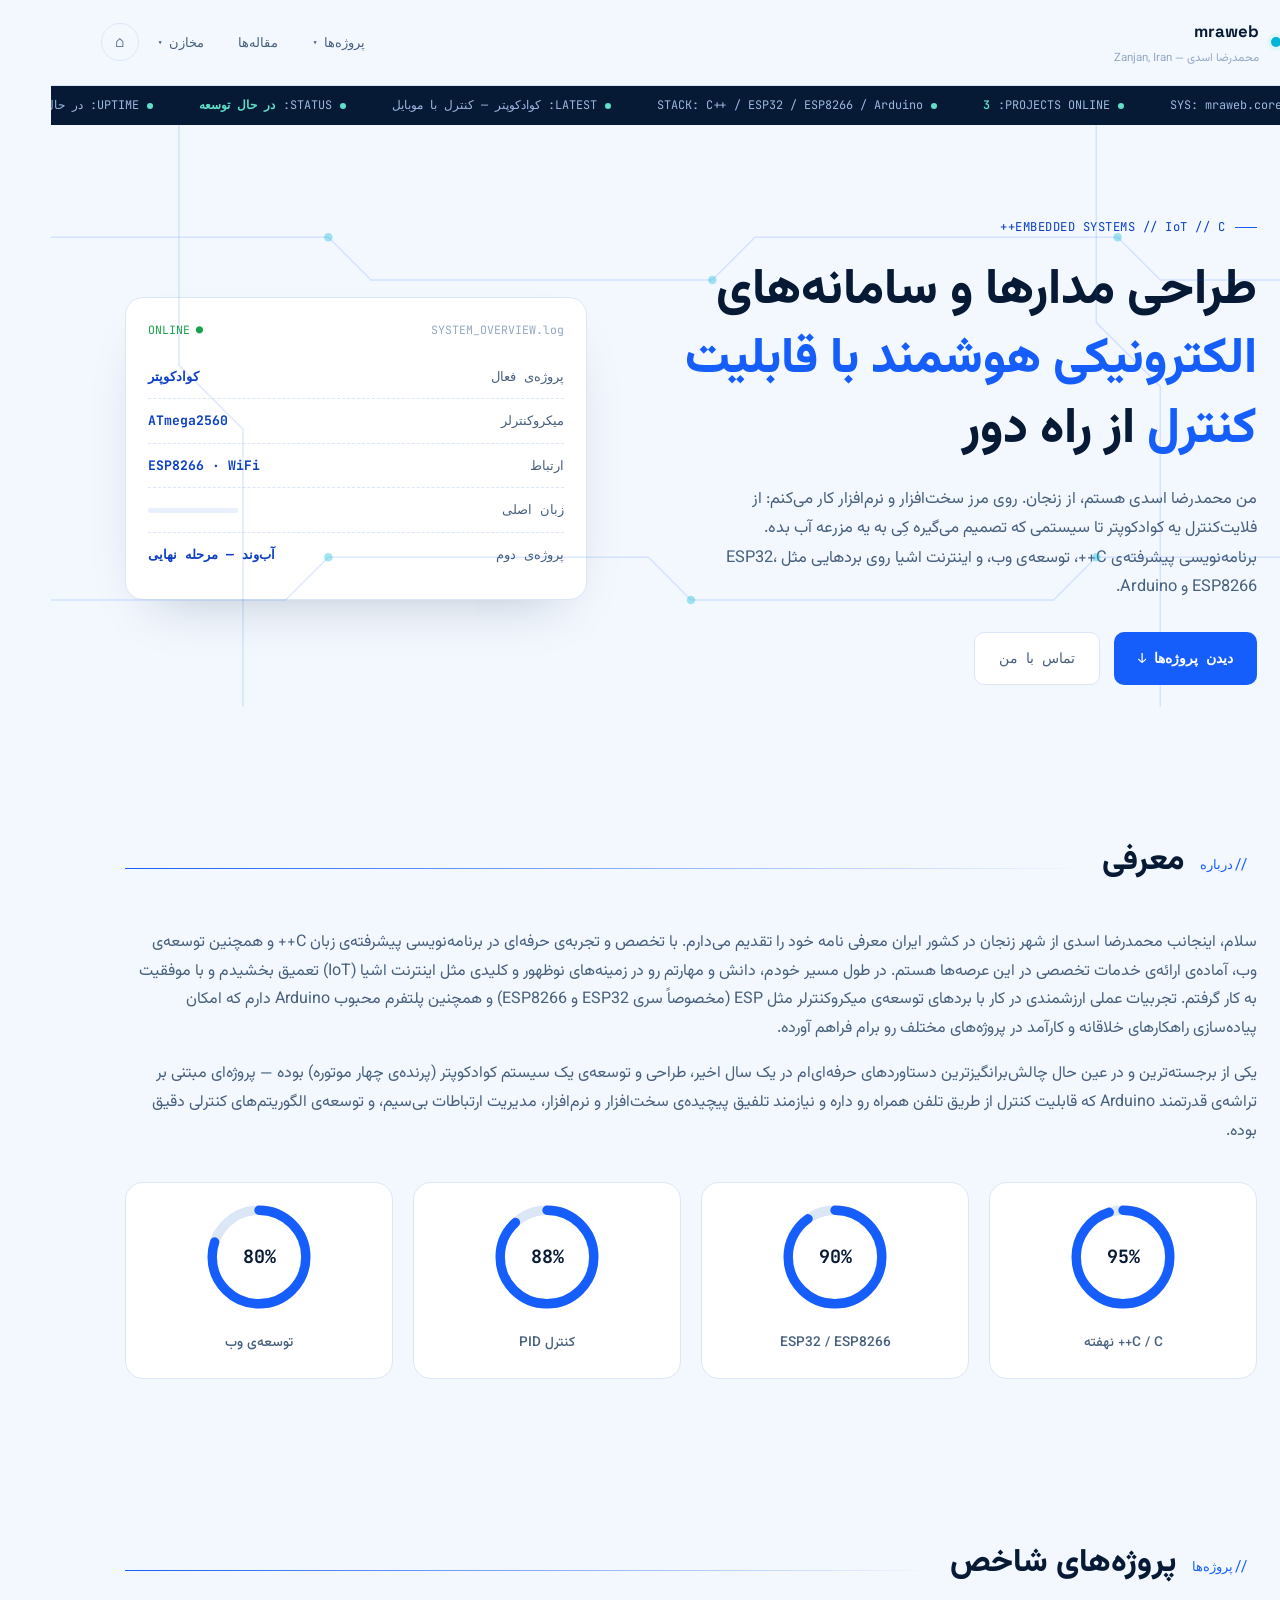
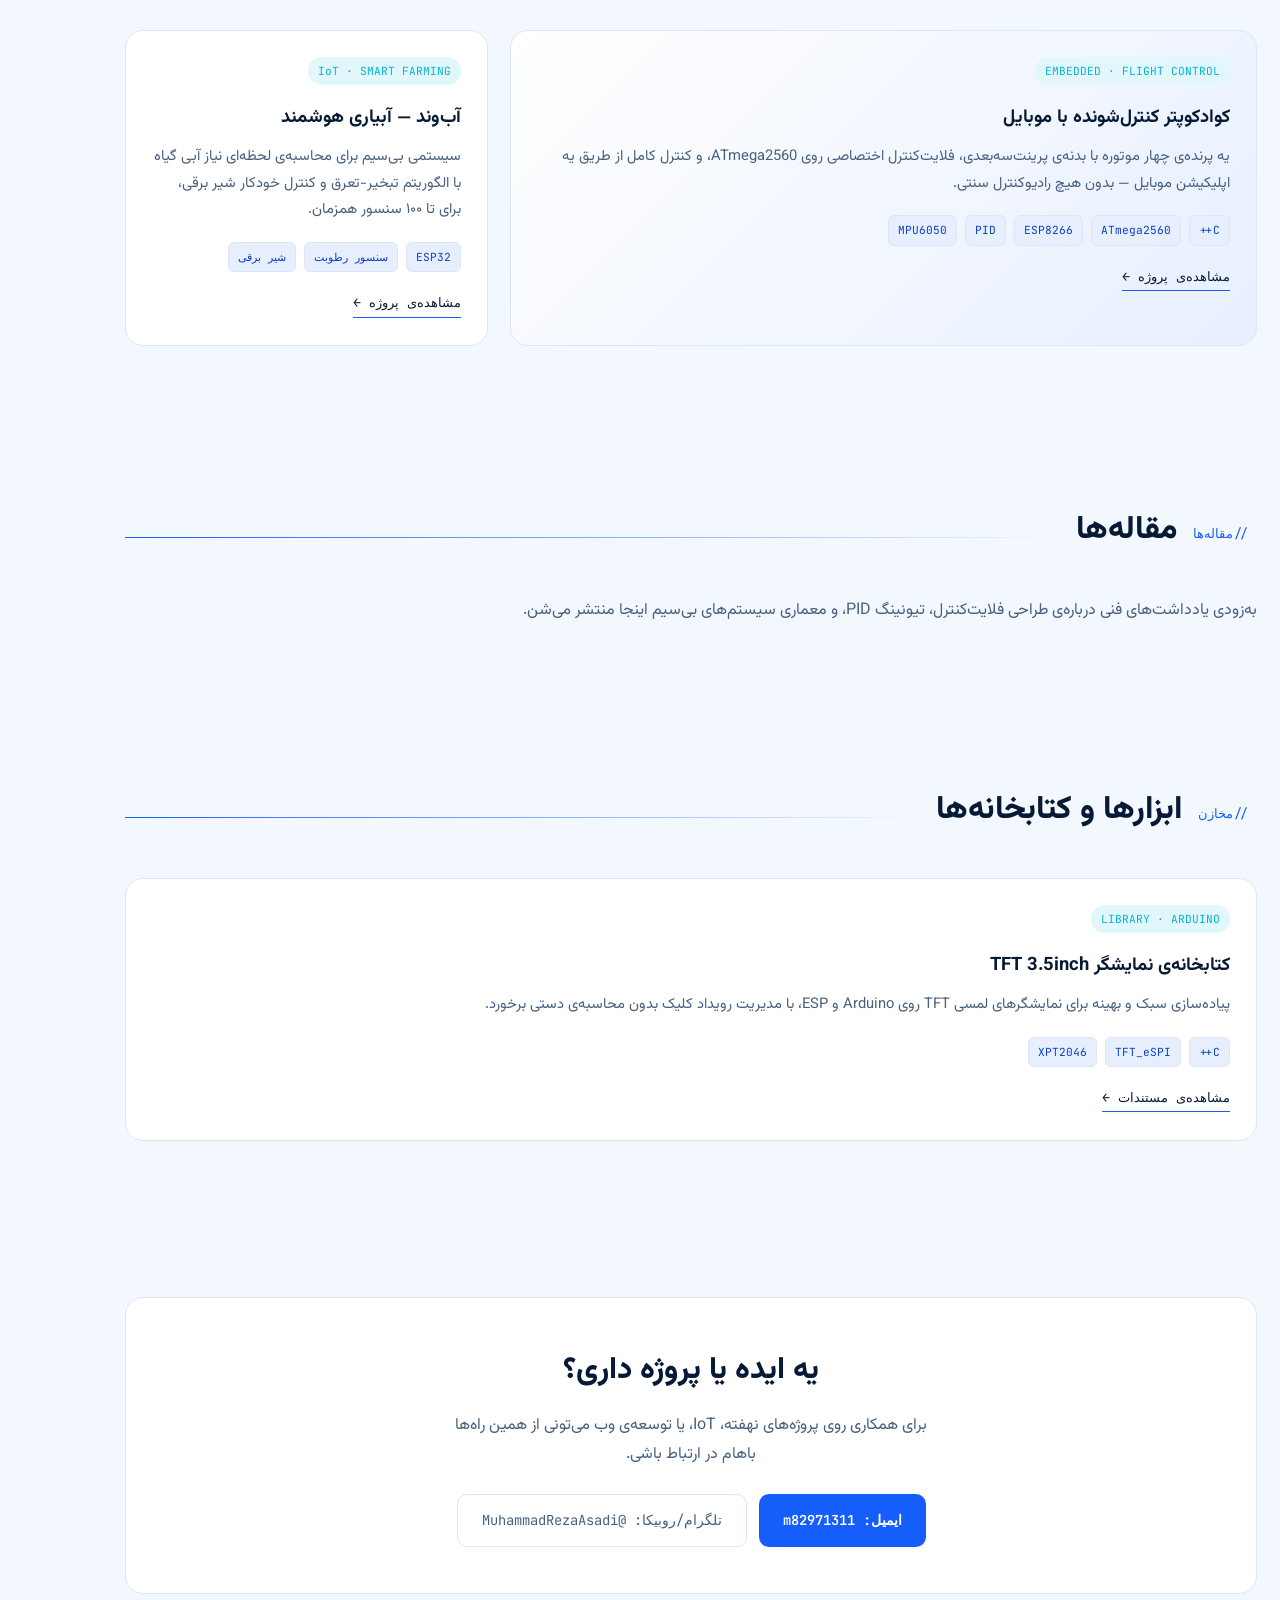
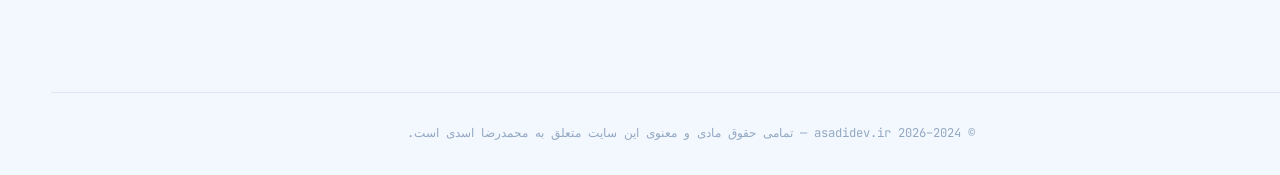
<file: index.html>
<!DOCTYPE html>
<html lang="fa" dir="rtl">
<head>
<meta charset="UTF-8">
<meta name="viewport" content="width=device-width, initial-scale=1.0">
<title>محمدرضا اسدی — سیستم‌های نهفته و اینترنت اشیا</title>
<link rel="stylesheet" href="style.css">
<script src="app.js" defer></script>
</head>
<body>

<header>
  <div class="container topbar">
    <div class="brand"><span class="blip"></span>
      <div>mraweb<small>محمدرضا اسدی — Zanjan, Iran</small></div>
    </div>
    <nav class="mainnav" id="mainNav">
      <div class="navitem">
        <span>پروژه‌ها <span class="chev">▾</span></span>
        <div class="dropdown">
          <a href="pages/quadcopter.html">کوادکوپتر<span>پرنده‌ی چهار موتوره کنترل‌شونده با موبایل</span></a>
          <a href="pages/abvand.html">آب‌وند<span>سیستم هوشمند آبیاری مزرعه</span></a>
        </div>
      </div>
      <div class="navitem"><a href="#articles">مقاله‌ها</a></div>
      <div class="navitem">
        <span>مخازن <span class="chev">▾</span></span>
        <div class="dropdown">
          <a href="pages/tft-library.html">کتابخانه‌ی TFT 3.5inch<span>رابط کاربری لمسی برای Arduino/ESP</span></a>
        </div>
      </div>
      <a href="index.html" class="home-btn" aria-label="خانه">⌂</a>
    </nav>
    <button class="menu-btn" id="menuBtn" aria-label="منو"><span></span><span></span><span></span></button>
  </div>
</header>

<div class="telemetry">
  <div class="telemetry-track" id="telemetryTrack" data-items='[
    "SYS: mraweb.core v2.6",
    "PROJECTS ONLINE: <b>3</b>",
    "STACK: C++ / ESP32 / ESP8266 / Arduino",
    "LATEST: کوادکوپتر — کنترل با موبایل",
    "STATUS: <b>در حال توسعه</b>",
    "UPTIME: در حال ساخت چیزهای جدید"
  ]'></div>
</div>

<section class="hero">
  <div class="circuit-field">
    <svg viewBox="0 0 1200 620" preserveAspectRatio="xMidYMid slice">
      <path class="trace" d="M -50 120 L 260 120 L 300 160 L 620 160 L 660 120 L 1000 120 L 1040 160 L 1300 160"/>
      <path class="trace" d="M -50 460 L 220 460 L 260 420 L 560 420 L 600 460 L 940 460 L 980 420 L 1300 420"/>
      <path class="trace" d="M 120 -30 L 120 240 L 180 300 L 180 560"/>
      <path class="trace" d="M 980 -30 L 980 200 L 1040 260 L 1040 560"/>
      <circle class="node" cx="260" cy="120" r="4"/>
      <circle class="node" cx="620" cy="160" r="4"/>
      <circle class="node" cx="1000" cy="120" r="4"/>
      <circle class="node" cx="260" cy="420" r="4"/>
      <circle class="node" cx="600" cy="460" r="4"/>
      <circle class="node" cx="980" cy="420" r="4"/>
      <circle class="pulse" r="4"/>
      <circle class="pulse" r="4"/>
      <circle class="pulse" r="4"/>
      <circle class="pulse" r="4"/>
    </svg>
  </div>
  <div class="container hero-grid">
    <div>
      <div class="eyebrow">EMBEDDED SYSTEMS // IoT // C++</div>
      <h1>طراحی مدارها و سامانه‌های <span class="hl">الکترونیکی هوشمند با قابلیت کنترل</span> از راه دور </h1>
      <p class="lead">من محمدرضا اسدی هستم، از زنجان. روی مرز سخت‌افزار و نرم‌افزار کار می‌کنم: از فلایت‌کنترل یه کوادکوپتر تا سیستمی که تصمیم می‌گیره کِی به یه مزرعه آب بده. برنامه‌نویسی پیشرفته‌ی C++، توسعه‌ی وب، و اینترنت اشیا روی بردهایی مثل ESP32، ESP8266 و Arduino.</p>
      <div class="hero-actions">
        <a href="#projects" class="btn btn-primary">دیدن پروژه‌ها ↓</a>
        <a href="#contact" class="btn btn-ghost">تماس با من</a>
      </div>
    </div>

    <div class="hud">
      <div class="hud-head"><span>SYSTEM_OVERVIEW.log</span><span class="live">ONLINE</span></div>
      <div class="hud-row"><span class="k">پروژه‌ی فعال</span><span class="v">کوادکوپتر</span></div>
      <div class="hud-row"><span class="k">میکروکنترلر</span><span class="v">ATmega2560</span></div>
      <div class="hud-row"><span class="k">ارتباط</span><span class="v">ESP8266 · WiFi</span></div>
      <div class="hud-row"><span class="k">زبان اصلی</span>
        <span class="hud-bar-track"><span class="hud-bar-fill" data-pct="95" style="width:0"></span></span>
      </div>
      <div class="hud-row"><span class="k">پروژه‌ی دوم</span><span class="v">آب‌وند — مرحله نهایی</span></div>
    </div>
  </div>
</section>

<section id="about">
  <div class="container">
    <div class="sec-head">
      <span class="sec-eyebrow">// درباره</span>
      <h2>معرفی</h2>
      <div class="sec-line"></div>
    </div>
    <p class="prose">سلام، اینجانب محمدرضا اسدی از شهر زنجان در کشور ایران معرفی نامه خود را تقدیم می‌دارم. با تخصص و تجربه‌ی حرفه‌ای در برنامه‌نویسی پیشرفته‌ی زبان C++ و همچنین توسعه‌ی وب، آماده‌ی ارائه‌ی خدمات تخصصی در این عرصه‌ها هستم. در طول مسیر خودم، دانش و مهارتم رو در زمینه‌های نوظهور و کلیدی مثل اینترنت اشیا (IoT) تعمیق بخشیدم و با موفقیت به کار گرفتم. تجربیات عملی ارزشمندی در کار با بردهای توسعه‌ی میکروکنترلر مثل ESP (مخصوصاً سری ESP32 و ESP8266) و همچنین پلتفرم محبوب Arduino دارم که امکان پیاده‌سازی راهکارهای خلاقانه و کارآمد در پروژه‌های مختلف رو برام فراهم آورده.</p>
    <p class="prose">یکی از برجسته‌ترین و در عین حال چالش‌برانگیزترین دستاوردهای حرفه‌ای‌ام در یک سال اخیر، طراحی و توسعه‌ی یک سیستم کوادکوپتر (پرنده‌ی چهار موتوره) بوده — پروژه‌ای مبتنی بر تراشه‌ی قدرتمند Arduino که قابلیت کنترل از طریق تلفن همراه رو داره و نیازمند تلفیق پیچیده‌ی سخت‌افزار و نرم‌افزار، مدیریت ارتباطات بی‌سیم، و توسعه‌ی الگوریتم‌های کنترلی دقیق بوده.</p>

    <div class="gauges" style="margin-top:36px;">
      <div class="gauge-card">
        <svg viewBox="0 0 100 100"><circle class="gauge-bg" cx="50" cy="50" r="45"/><circle class="gauge-fill" data-pct="95" cx="50" cy="50" r="45" transform="rotate(-90 50 50)"/><text class="gauge-pct" x="50" y="56" text-anchor="middle">95%</text></svg>
        <h4>C / C++ نهفته</h4>
      </div>
      <div class="gauge-card">
        <svg viewBox="0 0 100 100"><circle class="gauge-bg" cx="50" cy="50" r="45"/><circle class="gauge-fill" data-pct="90" cx="50" cy="50" r="45" transform="rotate(-90 50 50)"/><text class="gauge-pct" x="50" y="56" text-anchor="middle">90%</text></svg>
        <h4>ESP32 / ESP8266</h4>
      </div>
      <div class="gauge-card">
        <svg viewBox="0 0 100 100"><circle class="gauge-bg" cx="50" cy="50" r="45"/><circle class="gauge-fill" data-pct="88" cx="50" cy="50" r="45" transform="rotate(-90 50 50)"/><text class="gauge-pct" x="50" y="56" text-anchor="middle">88%</text></svg>
        <h4>کنترل PID</h4>
      </div>
      <div class="gauge-card">
        <svg viewBox="0 0 100 100"><circle class="gauge-bg" cx="50" cy="50" r="45"/><circle class="gauge-fill" data-pct="80" cx="50" cy="50" r="45" transform="rotate(-90 50 50)"/><text class="gauge-pct" x="50" y="56" text-anchor="middle">80%</text></svg>
        <h4>توسعه‌ی وب</h4>
      </div>
    </div>
  </div>
</section>

<section id="projects">
  <div class="container">
    <div class="sec-head">
      <span class="sec-eyebrow">// پروژه‌ها</span>
      <h2>پروژه‌های شاخص</h2>
      <div class="sec-line"></div>
    </div>

    <div class="grid">
      <div class="card featured">
        <span class="card-tag">EMBEDDED · FLIGHT CONTROL</span>
        <h3>کوادکوپتر کنترل‌شونده با موبایل</h3>
        <p>یه پرنده‌ی چهار موتوره با بدنه‌ی پرینت‌سه‌بعدی، فلایت‌کنترل اختصاصی روی ATmega2560، و کنترل کامل از طریق یه اپلیکیشن موبایل — بدون هیچ رادیوکنترل سنتی.</p>
        <div class="stack"><span>C++</span><span>ATmega2560</span><span>ESP8266</span><span>PID</span><span>MPU6050</span></div>
        <a class="card-link" href="pages/quadcopter.html">مشاهده‌ی پروژه <span class="arrow">←</span></a>
      </div>

      <div class="card">
        <span class="card-tag">IoT · SMART FARMING</span>
        <h3>آب‌وند — آبیاری هوشمند</h3>
        <p>سیستمی بی‌سیم برای محاسبه‌ی لحظه‌ای نیاز آبی گیاه با الگوریتم تبخیر-تعرق و کنترل خودکار شیر برقی، برای تا ۱۰۰ سنسور همزمان.</p>
        <div class="stack"><span>ESP32</span><span>سنسور رطوبت</span><span>شیر برقی</span></div>
        <a class="card-link" href="pages/abvand.html">مشاهده‌ی پروژه <span class="arrow">←</span></a>
      </div>
    </div>
  </div>
</section>

<section id="articles">
  <div class="container">
    <div class="sec-head">
      <span class="sec-eyebrow">// مقاله‌ها</span>
      <h2>مقاله‌ها</h2>
      <div class="sec-line"></div>
    </div>
    <p class="prose">به‌زودی یادداشت‌های فنی درباره‌ی طراحی فلایت‌کنترل، تیونینگ PID، و معماری سیستم‌های بی‌سیم اینجا منتشر می‌شن.</p>
  </div>
</section>

<section id="repos">
  <div class="container">
    <div class="sec-head">
      <span class="sec-eyebrow">// مخازن</span>
      <h2>ابزارها و کتابخانه‌ها</h2>
      <div class="sec-line"></div>
    </div>
    <div class="grid">
      <div class="card">
        <span class="card-tag">LIBRARY · ARDUINO</span>
        <h3>کتابخانه‌ی نمایشگر TFT 3.5inch</h3>
        <p>پیاده‌سازی سبک و بهینه برای نمایشگرهای لمسی TFT روی Arduino و ESP، با مدیریت رویداد کلیک بدون محاسبه‌ی دستی برخورد.</p>
        <div class="stack"><span>C++</span><span>TFT_eSPI</span><span>XPT2046</span></div>
        <a class="card-link" href="pages/tft-library.html">مشاهده‌ی مستندات <span class="arrow">←</span></a>
      </div>
    </div>
  </div>
</section>

<section id="contact">
  <div class="container">
    <div class="contact-box">
      <h2>یه ایده یا پروژه داری؟</h2>
      <p>برای همکاری روی پروژه‌های نهفته، IoT، یا توسعه‌ی وب می‌تونی از همین راه‌ها باهام در ارتباط باشی.</p>
      <div class="contact-links">
        <a href="mailto:m82971311@gmail.com" class="btn btn-primary">ایمیل: m82971311</a>
        <a href="https://t.me/MuhammadRezaAsadi" class="btn btn-ghost">تلگرام/روبیکا: @MuhammadRezaAsadi</a>
      </div>
    </div>
  </div>
</section>

<footer>
  <div class="container">© 2024–2026 asadidev.ir — تمامی حقوق مادی و معنوی این سایت متعلق به محمدرضا اسدی است.</div>
</footer>

</body>
</html>
</file>
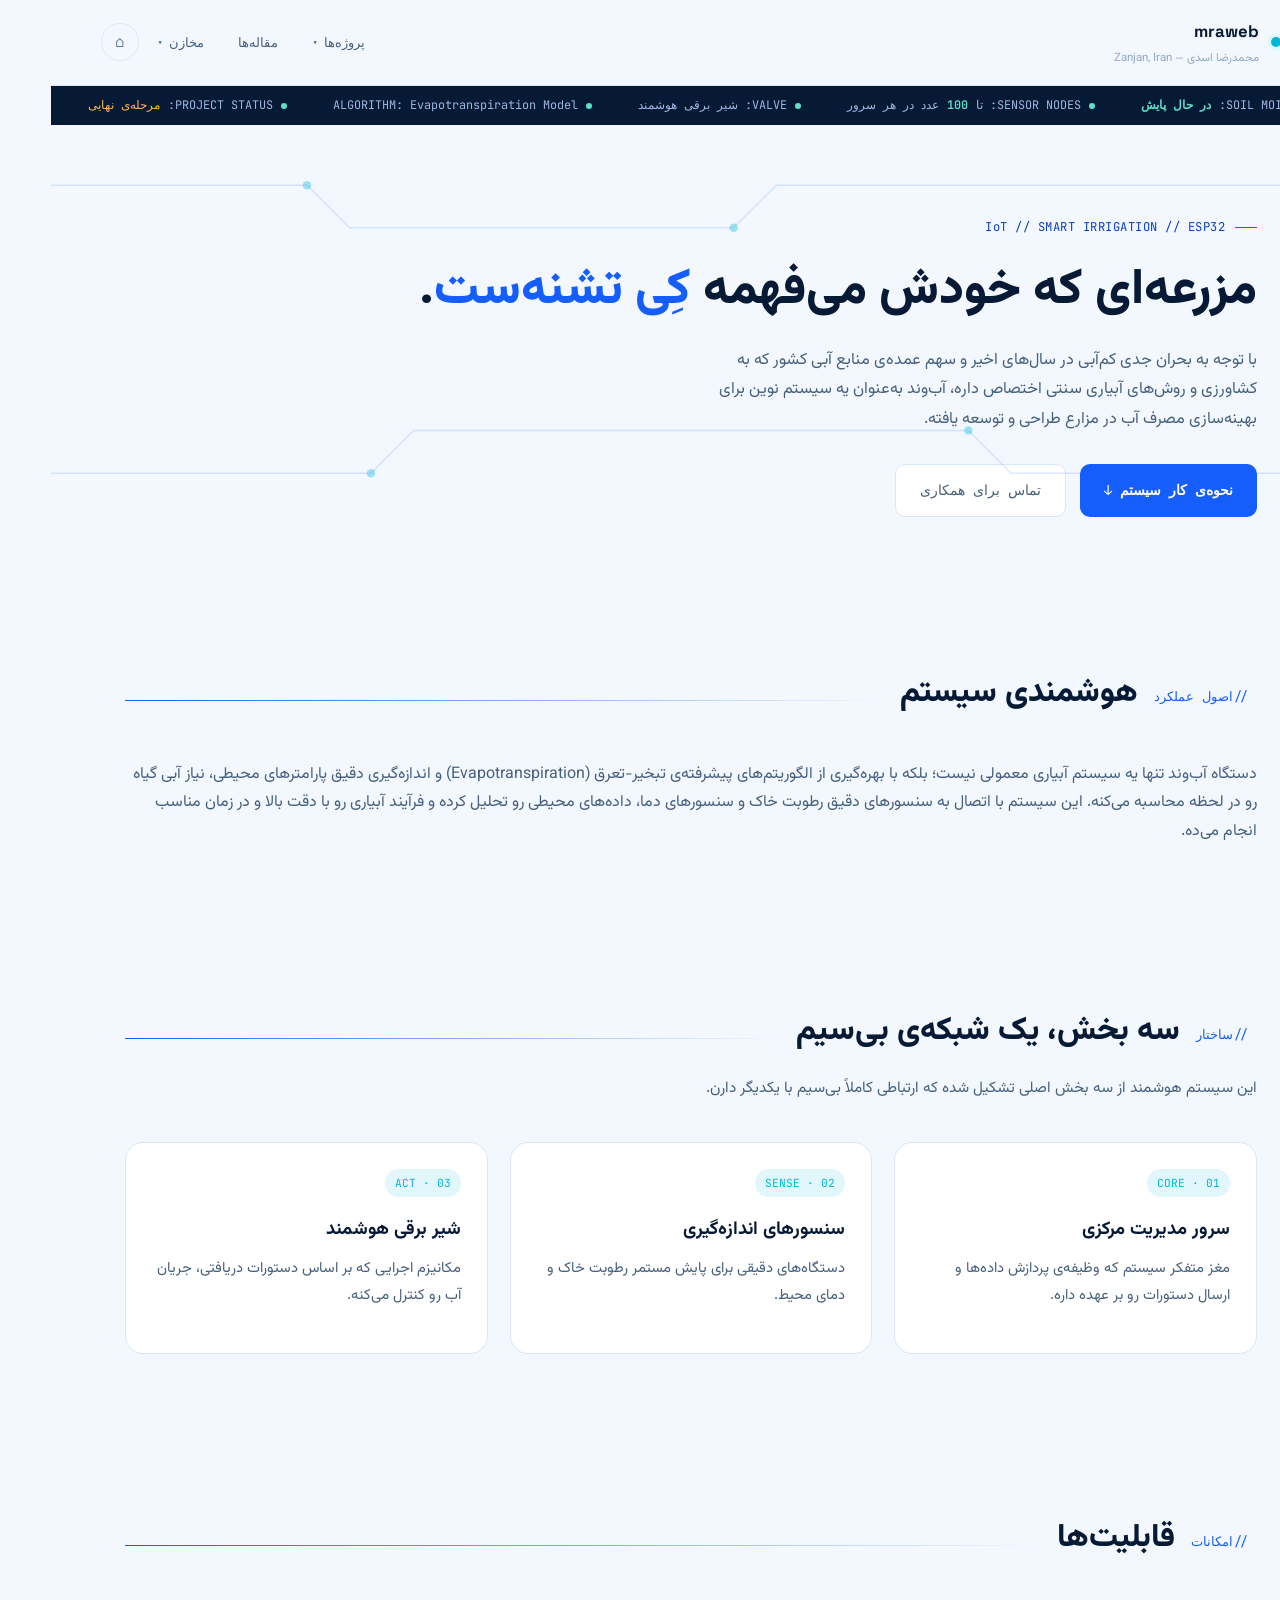
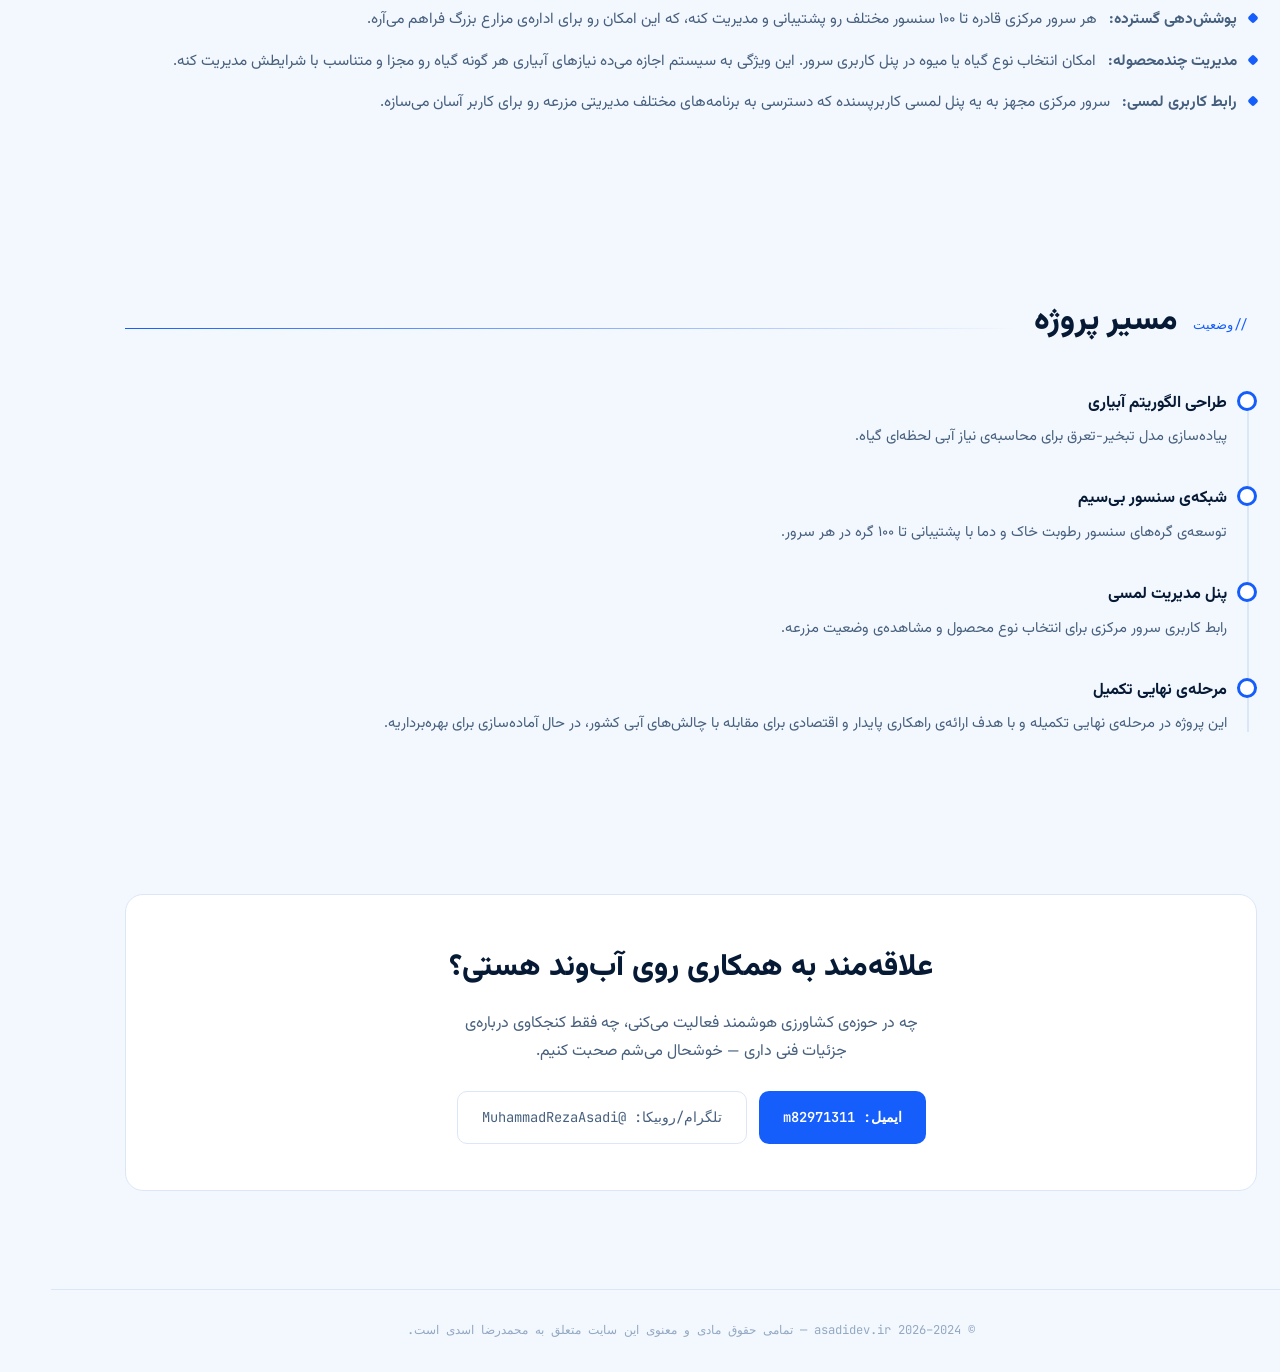
<file: pages/abvand.html>
<!DOCTYPE html>
<html lang="fa" dir="rtl">
<head>
<meta charset="UTF-8">
<meta name="viewport" content="width=device-width, initial-scale=1.0">
<title>آب‌وند — محمدرضا اسدی</title>
<link rel="stylesheet" href="../style.css">
<script src="../app.js" defer></script>
</head>
<body>

<header>
  <div class="container topbar">
    <div class="brand"><span class="blip"></span>
      <div>mraweb<small>محمدرضا اسدی — Zanjan, Iran</small></div>
    </div>
    <nav class="mainnav" id="mainNav">
      <div class="navitem active">
        <span>پروژه‌ها <span class="chev">▾</span></span>
        <div class="dropdown">
          <a href="quadcopter.html">کوادکوپتر<span>پرنده‌ی چهار موتوره کنترل‌شونده با موبایل</span></a>
          <a href="abvand.html">آب‌وند<span>سیستم هوشمند آبیاری مزرعه</span></a>
        </div>
      </div>
      <div class="navitem"><a href="../index.html#articles">مقاله‌ها</a></div>
      <div class="navitem">
        <span>مخازن <span class="chev">▾</span></span>
        <div class="dropdown">
          <a href="tft-library.html">کتابخانه‌ی TFT 3.5inch<span>رابط کاربری لمسی برای Arduino/ESP</span></a>
        </div>
      </div>
      <a href="../index.html" class="home-btn" aria-label="خانه">⌂</a>
    </nav>
    <button class="menu-btn" id="menuBtn" aria-label="منو"><span></span><span></span><span></span></button>
  </div>
</header>

<div class="telemetry">
  <div class="telemetry-track" id="telemetryTrack" data-items='[
    "SOIL MOISTURE: <b>در حال پایش</b>",
    "SENSOR NODES: تا <b>100</b> عدد در هر سرور",
    "VALVE: شیر برقی هوشمند",
    "ALGORITHM: Evapotranspiration Model",
    "PROJECT STATUS: <span class=\"warn\">مرحله‌ی نهایی</span>"
  ]'></div>
</div>

<section class="hero">
  <div class="circuit-field">
    <svg viewBox="0 0 1200 500" preserveAspectRatio="xMidYMid slice">
      <path class="trace" d="M -50 90 L 240 90 L 280 130 L 640 130 L 680 90 L 1300 90"/>
      <path class="trace" d="M -50 360 L 300 360 L 340 320 L 860 320 L 900 360 L 1300 360"/>
      <circle class="node" cx="240" cy="90" r="4"/>
      <circle class="node" cx="640" cy="130" r="4"/>
      <circle class="node" cx="300" cy="360" r="4"/>
      <circle class="node" cx="860" cy="320" r="4"/>
      <circle class="pulse" r="4"/>
      <circle class="pulse" r="4"/>
    </svg>
  </div>
  <div class="container">
    <div class="eyebrow">IoT // SMART IRRIGATION // ESP32</div>
    <h1>مزرعه‌ای که خودش می‌فهمه <span class="hl">کِی تشنه‌ست</span>.</h1>
    <p class="lead">با توجه به بحران جدی کم‌آبی در سال‌های اخیر و سهم عمده‌ی منابع آبی کشور که به کشاورزی و روش‌های آبیاری سنتی اختصاص داره، آب‌وند به‌عنوان یه سیستم نوین برای بهینه‌سازی مصرف آب در مزارع طراحی و توسعه یافته.</p>
    <div class="hero-actions">
      <a href="#how" class="btn btn-primary">نحوه‌ی کار سیستم ↓</a>
      <a href="../index.html#contact" class="btn btn-ghost">تماس برای همکاری</a>
    </div>
  </div>
</section>

<section id="how">
  <div class="container">
    <div class="sec-head"><span class="sec-eyebrow">// اصول عملکرد</span><h2>هوشمندی سیستم</h2><div class="sec-line"></div></div>
    <p class="prose">دستگاه آب‌وند تنها یه سیستم آبیاری معمولی نیست؛ بلکه با بهره‌گیری از الگوریتم‌های پیشرفته‌ی تبخیر-تعرق (Evapotranspiration) و اندازه‌گیری دقیق پارامترهای محیطی، نیاز آبی گیاه رو در لحظه محاسبه می‌کنه. این سیستم با اتصال به سنسورهای دقیق رطوبت خاک و سنسورهای دما، داده‌های محیطی رو تحلیل کرده و فرآیند آبیاری رو با دقت بالا و در زمان مناسب انجام می‌ده.</p>
  </div>
</section>

<section id="structure">
  <div class="container">
    <div class="sec-head"><span class="sec-eyebrow">// ساختار</span><h2>سه بخش، یک شبکه‌ی بی‌سیم</h2><div class="sec-line"></div></div>
    <p class="sec-sub">این سیستم هوشمند از سه بخش اصلی تشکیل شده که ارتباطی کاملاً بی‌سیم با یکدیگر دارن.</p>
    <div class="grid">
      <div class="card">
        <span class="card-tag">01 · CORE</span>
        <h3>سرور مدیریت مرکزی</h3>
        <p>مغز متفکر سیستم که وظیفه‌ی پردازش داده‌ها و ارسال دستورات رو بر عهده داره.</p>
      </div>
      <div class="card">
        <span class="card-tag">02 · SENSE</span>
        <h3>سنسورهای اندازه‌گیری</h3>
        <p>دستگاه‌های دقیقی برای پایش مستمر رطوبت خاک و دمای محیط.</p>
      </div>
      <div class="card">
        <span class="card-tag">03 · ACT</span>
        <h3>شیر برقی هوشمند</h3>
        <p>مکانیزم اجرایی که بر اساس دستورات دریافتی، جریان آب رو کنترل می‌کنه.</p>
      </div>
    </div>
  </div>
</section>

<section id="features">
  <div class="container">
    <div class="sec-head"><span class="sec-eyebrow">// امکانات</span><h2>قابلیت‌ها</h2><div class="sec-line"></div></div>
    <ul class="bullets">
      <li><b>پوشش‌دهی گسترده:</b> هر سرور مرکزی قادره تا ۱۰۰ سنسور مختلف رو پشتیبانی و مدیریت کنه، که این امکان رو برای اداره‌ی مزارع بزرگ فراهم می‌آره.</li>
      <li><b>مدیریت چندمحصوله:</b> امکان انتخاب نوع گیاه یا میوه در پنل کاربری سرور. این ویژگی به سیستم اجازه می‌ده نیازهای آبیاری هر گونه گیاه رو مجزا و متناسب با شرایطش مدیریت کنه.</li>
      <li><b>رابط کاربری لمسی:</b> سرور مرکزی مجهز به یه پنل لمسی کاربرپسنده که دسترسی به برنامه‌های مختلف مدیریتی مزرعه رو برای کاربر آسان می‌سازه.</li>
    </ul>
  </div>
</section>

<section id="status">
  <div class="container">
    <div class="sec-head"><span class="sec-eyebrow">// وضعیت</span><h2>مسیر پروژه</h2><div class="sec-line"></div></div>
    <div class="timeline">
      <div class="tl-item">
        <h4>طراحی الگوریتم آبیاری</h4>
        <p>پیاده‌سازی مدل تبخیر-تعرق برای محاسبه‌ی نیاز آبی لحظه‌ای گیاه.</p>
      </div>
      <div class="tl-item">
        <h4>شبکه‌ی سنسور بی‌سیم</h4>
        <p>توسعه‌ی گره‌های سنسور رطوبت خاک و دما با پشتیبانی تا ۱۰۰ گره در هر سرور.</p>
      </div>
      <div class="tl-item">
        <h4>پنل مدیریت لمسی</h4>
        <p>رابط کاربری سرور مرکزی برای انتخاب نوع محصول و مشاهده‌ی وضعیت مزرعه.</p>
      </div>
      <div class="tl-item">
        <h4>مرحله‌ی نهایی تکمیل</h4>
        <p>این پروژه در مرحله‌ی نهایی تکمیله و با هدف ارائه‌ی راهکاری پایدار و اقتصادی برای مقابله با چالش‌های آبی کشور، در حال آماده‌سازی برای بهره‌برداریه.</p>
      </div>
    </div>
  </div>
</section>

<section id="contact">
  <div class="container">
    <div class="contact-box">
      <h2>علاقه‌مند به همکاری روی آب‌وند هستی؟</h2>
      <p>چه در حوزه‌ی کشاورزی هوشمند فعالیت می‌کنی، چه فقط کنجکاوی درباره‌ی جزئیات فنی داری — خوشحال می‌شم صحبت کنیم.</p>
      <div class="contact-links">
        <a href="mailto:m82971311@gmail.com" class="btn btn-primary">ایمیل: m82971311</a>
        <a href="https://t.me/MuhammadRezaAsadi" class="btn btn-ghost">تلگرام/روبیکا: @MuhammadRezaAsadi</a>
      </div>
    </div>
  </div>
</section>

<footer>
  <div class="container">© 2024–2026 asadidev.ir — تمامی حقوق مادی و معنوی این سایت متعلق به محمدرضا اسدی است.</div>
</footer>

</body>
</html>
</file>
<file: style.css>
@import url('https://fonts.googleapis.com/css2?family=Space+Grotesk:wght@500;600;700&family=JetBrains+Mono:wght@400;500;600;700&family=Vazirmatn:wght@300;400;500;600;700;800;900&display=swap');

:root{
  --bg: #f3f8ff;
  --bg-deep: #e8f0fd;
  --surface: #ffffff;
  --ink: #071a35;
  --ink-dim: #47607e;
  --ink-faint: #93a8c2;
  --line: #dbe6f7;
  --accent: #155efc;
  --accent-deep: #0b3fc4;
  --accent-soft: #e7effe;
  --cyan: #00b6d6;
  --cyan-soft: #e1f7fb;
  --good: #16a34a;
  --good-soft: #e7f8ed;
  --radius: 18px;
  --radius-sm: 10px;
  --disp: 'Vazirmatn', sans-serif;
  --sans: 'Vazirmatn', sans-serif;
  --mono: 'JetBrains Mono', monospace;
  --gsans: 'Space Grotesk', sans-serif;
}

*{ box-sizing: border-box; margin:0; padding:0; }
html{ scroll-behavior: smooth; }

body{
  background: var(--bg);
  color: var(--ink);
  font-family: var(--sans);
  line-height: 1.8;
  overflow-x: hidden;
}

::selection{ background: var(--accent); color:#fff; }
a{ color: inherit; text-decoration: none; }
ul{ list-style: none; }
img{ max-width: 100%; display:block; }

.container{ max-width: 1180px; margin: 0 auto; padding: 0 24px; }

@media (prefers-reduced-motion: reduce){
  *{ animation-duration: 0.001ms !important; animation-iteration-count: 1 !important; transition-duration: 0.001ms !important; }
}

/* ---------------- circuit field backdrop ---------------- */
.circuit-field{
  position: absolute; inset:0; z-index:0; pointer-events:none; overflow:hidden;
}
.circuit-field svg{ width:100%; height:100%; }
.circuit-field .trace{ stroke: var(--accent); stroke-width:1.4; fill:none; opacity:0.14; }
.circuit-field .node{ fill: var(--cyan); opacity: 0.35; }
.circuit-field .pulse{
  fill: var(--cyan);
  opacity: 0;
}

/* ---------------- header / nav ---------------- */
header{
  position: sticky; top:0; z-index:200;
  background: rgba(243,248,255,0.82);
  backdrop-filter: blur(14px);
  border-bottom: 1px solid var(--line);
}
.topbar{ display:flex; align-items:center; justify-content:space-between; padding: 16px 0; gap: 20px; }
.brand{
  display:flex; align-items:center; gap: 12px;
  font-family: var(--gsans); font-weight:700; font-size:1.05rem; color: var(--ink);
}
.brand .blip{
  width:10px; height:10px; border-radius:50%; background: var(--cyan);
  box-shadow: 0 0 0 4px var(--cyan-soft);
  animation: blip 2.2s ease-in-out infinite;
}
@keyframes blip{ 0%,100%{ box-shadow:0 0 0 4px var(--cyan-soft);} 50%{ box-shadow:0 0 0 8px var(--cyan-soft);} }
.brand small{ display:block; font-family: var(--sans); font-weight: 400; font-size: 0.72rem; color: var(--ink-faint); margin-top: 2px; }

nav.mainnav{ display:flex; align-items:center; gap: 2px; font-family: var(--mono); font-size: 0.83rem; }
.navitem{ position: relative; }
.navitem > a, .navitem > span{
  display:flex; align-items:center; gap:6px; padding: 10px 16px; border-radius: 999px;
  color: var(--ink-dim); cursor:pointer; transition: all 0.2s ease;
}
.navitem > a:hover, .navitem:hover > span, .navitem.active > a{ color: var(--accent-deep); background: var(--accent-soft); }
.navitem .chev{ font-size: 0.65rem; transition: transform 0.2s ease; }
.navitem:hover .chev{ transform: rotate(180deg); }

.dropdown{
  position:absolute; top: 115%; right:0; min-width: 220px;
  background: var(--surface); border: 1px solid var(--line); border-radius: var(--radius-sm);
  box-shadow: 0 20px 45px -22px rgba(7,26,53,0.28);
  padding: 8px; opacity:0; visibility:hidden; transform: translateY(6px);
  transition: all 0.22s ease;
}
.navitem:hover .dropdown{ opacity:1; visibility:visible; transform: translateY(0); }
.dropdown a{ display:block; padding: 10px 14px; border-radius: 8px; color: var(--ink); font-size:0.86rem; }
.dropdown a:hover{ background: var(--accent-soft); color: var(--accent-deep); }
.dropdown a span{ display:block; font-size:0.72rem; color: var(--ink-faint); margin-top:2px; font-family: var(--sans); }

.home-btn{
  width: 38px; height:38px; border-radius:50%; display:flex; align-items:center; justify-content:center;
  border: 1px solid var(--line); color: var(--ink-dim); font-size: 1rem; transition: all 0.2s ease;
}
.home-btn:hover{ border-color: var(--accent); color: var(--accent); background: var(--accent-soft); }

.menu-btn{ display:none; flex-direction:column; gap:5px; background:none; border:none; cursor:pointer; padding:6px; }
.menu-btn span{ width:22px; height:2px; background: var(--ink); border-radius:2px; }

/* ---------------- telemetry strip (signature element) ---------------- */
.telemetry{
  background: var(--ink); color: #d9e8ff;
  font-family: var(--mono); font-size: 0.74rem;
  overflow:hidden; white-space:nowrap; position:relative;
}
.telemetry-track{
  display:inline-flex; gap: 46px; padding: 9px 0; animation: scrollTrack 22s linear infinite;
}
.telemetry:hover .telemetry-track{ animation-play-state: paused; }
@keyframes scrollTrack{ from{ transform: translateX(0);} to{ transform: translateX(-50%);} }
.telemetry-track span{ display:inline-flex; align-items:center; gap:8px; color: #9db8e0; }
.telemetry-track b{ color: #5fe0c8; font-weight:600; }
.telemetry-track .warn{ color:#ffb454; }
.telemetry-track .dot{ width:6px;height:6px;border-radius:50%; background:#5fe0c8; }

/* ---------------- hero ---------------- */
.hero{ position: relative; padding: 86px 0 70px; z-index:1; }
.hero-grid{ display:grid; grid-template-columns: 1.15fr 0.85fr; gap: 46px; align-items:center; }
.eyebrow{
  font-family: var(--mono); font-size: 0.76rem; color: var(--accent-deep);
  letter-spacing: 0.5px; margin-bottom: 18px; display:inline-flex; align-items:center; gap:10px;
}
.eyebrow::before{ content:''; width:22px; height:1px; background: var(--accent); }
h1{ font-family: var(--sans); font-weight:800; font-size: clamp(1.9rem, 4vw, 3.1rem); line-height:1.4; color: var(--ink); margin-bottom:20px; }
h1 .hl{ color: var(--accent); }
.hero p.lead{ color: var(--ink-dim); font-size: 1.02rem; max-width: 560px; margin-bottom: 30px; }
.hero-actions{ display:flex; gap:14px; flex-wrap:wrap; }

.btn{
  font-family: var(--mono); font-size: 0.86rem; padding: 13px 24px; border-radius: 10px;
  display:inline-flex; align-items:center; gap:9px; transition: all 0.22s ease; border: none; cursor:pointer;
}
.btn-primary{ background: var(--accent); color:#fff; font-weight:600; }
.btn-primary:hover{ background: var(--accent-deep); transform: translateY(-2px); box-shadow: 0 14px 26px -10px rgba(21,94,252,0.5); }
.btn-ghost{ border: 1px solid var(--line); color: var(--ink-dim); background: var(--surface); }
.btn-ghost:hover{ border-color: var(--cyan); color: var(--cyan); }

/* hud panel */
.hud{
  background: var(--surface); border:1px solid var(--line); border-radius: var(--radius);
  padding: 22px; box-shadow: 0 24px 55px -30px rgba(7,26,53,0.28);
}
.hud-head{ display:flex; justify-content:space-between; font-family: var(--mono); font-size:0.72rem; color: var(--ink-faint); margin-bottom:14px; }
.hud-head .live{ color: var(--good); }
.hud-head .live::before{ content:'●'; margin-left:6px; animation: pulseTxt 1.4s ease-in-out infinite; }
@keyframes pulseTxt{ 0%,100%{opacity:1;} 50%{opacity:0.3;} }
.hud-row{ display:flex; justify-content:space-between; align-items:center; padding: 10px 0; border-bottom: 1px dashed var(--line); font-family: var(--mono); font-size: 0.82rem; }
.hud-row:last-child{ border-bottom:none; }
.hud-row .k{ color: var(--ink-dim); }
.hud-row .v{ color: var(--accent-deep); font-weight:700; }
.hud-bar-track{ width: 90px; height:5px; background: var(--bg-deep); border-radius:4px; overflow:hidden; }
.hud-bar-fill{ height:100%; background: linear-gradient(90deg, var(--cyan), var(--accent)); border-radius:4px; }

/* ---------------- sections ---------------- */
section{ position:relative; z-index:1; padding: 78px 0; }
.sec-head{ display:flex; align-items:baseline; gap:16px; margin-bottom: 38px; flex-wrap:wrap; }
.sec-eyebrow{ font-family: var(--mono); color: var(--accent); font-size:0.82rem; }
.sec-head h2{ font-family: var(--sans); font-size: clamp(1.4rem, 3vw, 2rem); font-weight:800; color: var(--ink); }
.sec-line{ flex:1; height:1px; background: linear-gradient(90deg, var(--accent), transparent); min-width:60px; }
.sec-sub{ color: var(--ink-dim); font-size:0.96rem; max-width:600px; margin-top:-24px; margin-bottom:40px; }

/* ---------------- cards / projects ---------------- */
.grid{ display:grid; grid-template-columns: repeat(auto-fit, minmax(300px,1fr)); gap:22px; }
.card{
  background: var(--surface); border:1px solid var(--line); border-radius: var(--radius);
  padding: 26px; position:relative; overflow:hidden;
  opacity:0; transform: translateY(22px);
  transition: opacity 0.6s ease, transform 0.6s ease, box-shadow 0.3s ease, border-color 0.3s ease;
}
.card.in-view{ opacity:1; transform:translateY(0); }
.card:hover{ border-color: var(--accent); box-shadow: 0 22px 44px -30px rgba(21,94,252,0.35); }
.card-tag{ font-family: var(--mono); font-size:0.7rem; color: var(--cyan); background: var(--cyan-soft); padding:4px 10px; border-radius:999px; display:inline-block; margin-bottom:16px; }
.card h3{ font-size:1.15rem; margin-bottom:10px; font-weight:700; color: var(--ink); }
.card p{ color: var(--ink-dim); font-size:0.92rem; margin-bottom:18px; }
.stack{ display:flex; flex-wrap:wrap; gap:8px; margin-bottom:18px; }
.stack span{ font-family: var(--mono); font-size:0.7rem; color: var(--accent-deep); border:1px solid var(--line); background: var(--accent-soft); padding:4px 9px; border-radius:6px; }
.card-link{ font-family: var(--mono); font-size:0.82rem; color: var(--ink); display:inline-flex; align-items:center; gap:8px; border-bottom: 1px solid var(--accent); padding-bottom:2px; }
.card-link .arrow{ transition: transform 0.2s ease; }
.card:hover .card-link .arrow{ transform: translateX(-4px); }
.card.featured{ grid-column: span 2; background: linear-gradient(135deg, #ffffff, var(--accent-soft)); }
@media (max-width:760px){ .card.featured{ grid-column: span 1; } }
.card .thumb{ height: 150px; border-radius: var(--radius-sm); margin-bottom:18px; overflow:hidden; }

/* ---------------- spec / stat rows ---------------- */
.spec-grid{ display:grid; grid-template-columns: repeat(auto-fit, minmax(200px,1fr)); gap: 18px; margin: 34px 0; }
.spec-box{ background: var(--surface); border:1px solid var(--line); border-radius: var(--radius-sm); padding: 18px; text-align:center; }
.spec-box .num{ font-family: var(--mono); font-weight:700; font-size:1.5rem; color: var(--accent-deep); }
.spec-box .lbl{ font-size:0.82rem; color: var(--ink-dim); margin-top:4px; }

/* ---------------- prose ---------------- */
.prose{ color: var(--ink-dim); font-size: 1rem; }
.prose + .prose{ margin-top: 16px; }
.bullets{ display:flex; flex-direction:column; gap: 14px; margin: 20px 0; }
.bullets li{ display:flex; gap:12px; color: var(--ink-dim); font-size:0.96rem; align-items:flex-start; }
.bullets li::before{ content:''; width:8px; height:8px; margin-top:8px; flex:none; border-radius:2px; background: var(--accent); transform: rotate(45deg); }

/* ---------------- timeline (ab-vand) ---------------- */
.timeline{ position:relative; padding-right: 30px; }
.timeline::before{ content:''; position:absolute; right:8px; top:6px; bottom:6px; width:2px; background: var(--line); }
.tl-item{ position:relative; padding-bottom: 34px; }
.tl-item:last-child{ padding-bottom:0; }
.tl-item::before{ content:''; position:absolute; right:-30px; top:2px; width:14px; height:14px; border-radius:50%; background: var(--surface); border:3px solid var(--accent); }
.tl-item h4{ font-size:1.02rem; margin-bottom:6px; color: var(--ink); }
.tl-item p{ color: var(--ink-dim); font-size:0.92rem; }

/* ---------------- code blocks ---------------- */
.codebox{ background:#0a1730; border-radius: var(--radius-sm); overflow:hidden; margin: 22px 0; border:1px solid #16294f; }
.codebox .code-head{ display:flex; align-items:center; justify-content:space-between; padding:10px 16px; background:#0e1e40; font-family: var(--mono); font-size:0.74rem; color:#7d9cd6; }
.codebox pre{ margin:0; padding: 18px 20px; overflow-x:auto; font-size:0.84rem; }
.codebox code{ font-family: var(--mono) !important; }
.copy-btn{ background:none; border:1px solid #274a86; color:#9db8e0; font-family: var(--mono); font-size:0.72rem; padding:4px 10px; border-radius:6px; cursor:pointer; transition: all 0.2s ease; }
.copy-btn:hover{ border-color: var(--cyan); color: var(--cyan); }

/* ---------------- gauges ---------------- */
.gauges{ display:grid; grid-template-columns: repeat(auto-fit, minmax(170px, 1fr)); gap: 20px; }
.gauge-card{ background: var(--surface); border:1px solid var(--line); border-radius: var(--radius); padding: 22px; text-align:center; }
.gauge-card svg{ width: 104px; height: 104px; }
.gauge-bg{ fill:none; stroke: var(--line); stroke-width:9; }
.gauge-fill{ fill:none; stroke: var(--accent); stroke-width:9; stroke-linecap:round; stroke-dasharray: 283; stroke-dashoffset: 283; transition: stroke-dashoffset 1.3s cubic-bezier(.2,.8,.2,1); }
.gauge-pct{ font-family: var(--mono); font-weight:700; font-size:1.1rem; fill: var(--ink); }
.gauge-card h4{ margin-top:10px; font-size:0.85rem; color: var(--ink-dim); font-weight:500; }

/* ---------------- contact / footer ---------------- */
.contact-box{
  background: var(--surface); border:1px solid var(--line); border-radius: var(--radius);
  padding: 46px; text-align:center; position:relative;
}
.contact-box h2{ font-family: var(--sans); font-size: clamp(1.3rem, 3vw, 1.9rem); font-weight:800; margin-bottom:14px; color: var(--ink); }
.contact-box p{ color: var(--ink-dim); margin-bottom: 24px; max-width:480px; margin-inline:auto; }
.contact-links{ display:flex; gap:12px; justify-content:center; flex-wrap:wrap; }

footer{ padding: 30px 0; text-align:center; font-family: var(--mono); font-size:0.76rem; color: var(--ink-faint); border-top:1px solid var(--line); margin-top: 20px; }

/* ---------------- mobile ---------------- */
@media (max-width: 920px){
  .hero-grid{ grid-template-columns: 1fr; }
  nav.mainnav{ display:none; position:absolute; top: 64px; right:16px; left:16px; flex-direction:column;
    background: var(--surface); border:1px solid var(--line); border-radius: 14px; padding: 10px;
    box-shadow: 0 24px 50px -24px rgba(7,26,53,0.3); align-items:stretch; z-index: 300;
  }
  nav.mainnav.open{ display:flex; }
  .navitem > a, .navitem > span{ width:100%; }
  .dropdown{ position:static; opacity:1; visibility:visible; transform:none; box-shadow:none; border:none; display:none; margin-right: 12px; }
  .navitem.expanded .dropdown{ display:block; }
  .menu-btn{ display:flex; }
}
</file>
